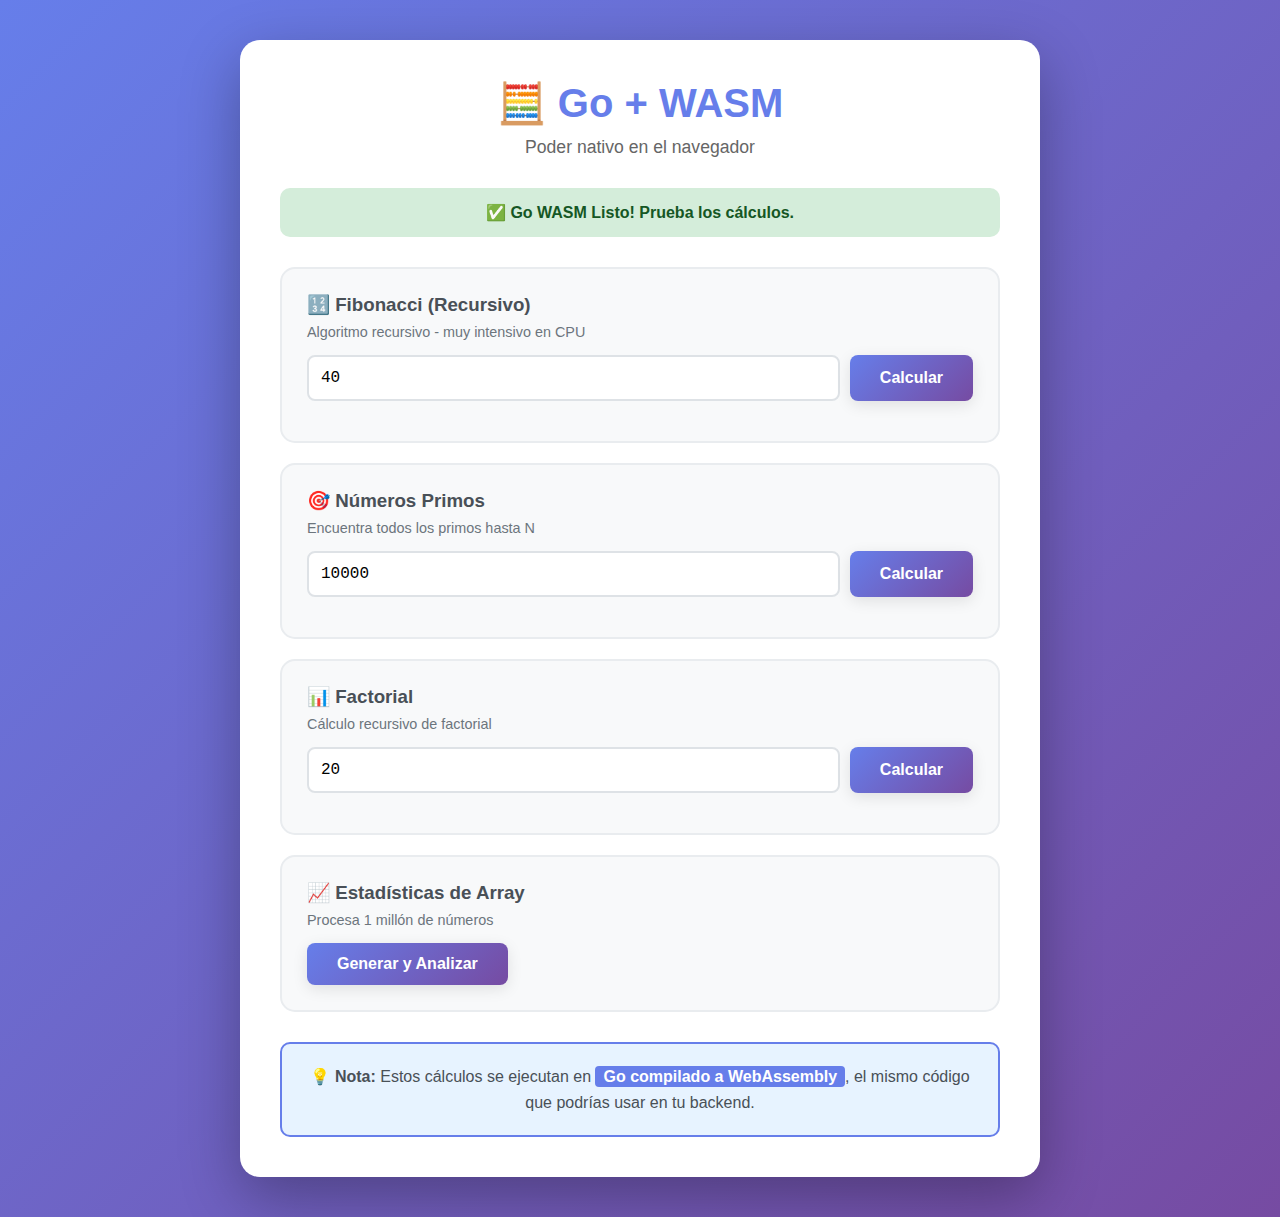
<file: templates/index.html>
<!DOCTYPE html>
<html lang="en">
<head>
    <meta charset="UTF-8">
    <meta name="viewport" content="width=device-width, initial-scale=1.0">
    <title>Go WASM - Calculadora Matemática</title>
    <link rel="stylesheet" href="/static/css/styles.css">
</head>
<body>
    <div class="container">
        <h1>🧮 Go + WASM</h1>
        <p class="subtitle">Poder nativo en el navegador</p>

        <div id="status" class="status loading">Cargando Go WASM...</div>

        <!-- Fibonacci -->
        <div class="calculator-section">
            <h3>🔢 Fibonacci (Recursivo)</h3>
            <p class="description">Algoritmo recursivo - muy intensivo en CPU</p>
            <div class="input-group">
                <input type="number" id="fibInput" value="40" min="1" max="45">
                <button onclick="calculateFibonacci()" class="btn-primary">Calcular</button>
            </div>
            <div class="result" id="fibResult"></div>
        </div>

        <!-- Números Primos -->
        <div class="calculator-section">
            <h3>🎯 Números Primos</h3>
            <p class="description">Encuentra todos los primos hasta N</p>
            <div class="input-group">
                <input type="number" id="primeInput" value="10000" min="1" max="1000000">
                <button onclick="calculatePrimes()" class="btn-primary">Calcular</button>
            </div>
            <div class="result" id="primeResult"></div>
        </div>

        <!-- Factorial -->
        <div class="calculator-section">
            <h3>📊 Factorial</h3>
            <p class="description">Cálculo recursivo de factorial</p>
            <div class="input-group">
                <input type="number" id="factInput" value="20" min="1" max="30">
                <button onclick="calculateFactorial()" class="btn-primary">Calcular</button>
            </div>
            <div class="result" id="factResult"></div>
        </div>

        <!-- Estadísticas -->
        <div class="calculator-section">
            <h3>📈 Estadísticas de Array</h3>
            <p class="description">Procesa 1 millón de números</p>
            <button onclick="calculateStatistics()" class="btn-primary">Generar y Analizar</button>
            <div class="result" id="statsResult"></div>
        </div>

        <div class="info-box">
            <p><strong>💡 Nota:</strong> Estos cálculos se ejecutan en <span class="highlight">Go compilado a WebAssembly</span>, el mismo código que podrías usar en tu backend.</p>
        </div>
    </div>

    <script src="/static/js/wasm_exec.js"></script>
    <script src="/static/js/script.js"></script>
</body>
</html>
</file>
<file: static/css/styles.css>
* {
    margin: 0;
    padding: 0;
    box-sizing: border-box;
}

body {
    font-family: 'Segoe UI', Tahoma, Geneva, Verdana, sans-serif;
    background: linear-gradient(135deg, #667eea 0%, #764ba2 100%);
    min-height: 100vh;
    padding: 40px 20px;
}

.container {
    background: white;
    border-radius: 20px;
    padding: 40px;
    box-shadow: 0 20px 60px rgba(0,0,0,0.3);
    max-width: 800px;
    margin: 0 auto;
}

h1 {
    text-align: center;
    color: #667eea;
    margin-bottom: 10px;
    font-size: 2.5em;
}

.subtitle {
    text-align: center;
    color: #666;
    margin-bottom: 30px;
    font-size: 1.1em;
}

.status {
    text-align: center;
    padding: 15px;
    border-radius: 10px;
    margin-bottom: 30px;
    font-weight: 600;
}

.status.loading {
    background: #fff3cd;
    color: #856404;
}

.status.ready {
    background: #d4edda;
    color: #155724;
}

.status.error {
    background: #f8d7da;
    color: #721c24;
}

.calculator-section {
    background: #f8f9fa;
    padding: 25px;
    border-radius: 15px;
    margin-bottom: 20px;
    border: 2px solid #e9ecef;
}

.calculator-section h3 {
    color: #495057;
    margin-bottom: 8px;
}

.description {
    color: #6c757d;
    font-size: 0.9em;
    margin-bottom: 15px;
}

.input-group {
    display: flex;
    gap: 10px;
    margin-bottom: 15px;
}

input[type="number"] {
    flex: 1;
    padding: 12px;
    border: 2px solid #dee2e6;
    border-radius: 8px;
    font-size: 1em;
    font-family: 'Courier New', monospace;
}

input[type="number"]:focus {
    outline: none;
    border-color: #667eea;
}

button {
    padding: 12px 30px;
    font-size: 1em;
    font-weight: 600;
    border: none;
    border-radius: 8px;
    cursor: pointer;
    transition: all 0.3s ease;
    box-shadow: 0 4px 15px rgba(0,0,0,0.1);
}

button:hover {
    transform: translateY(-2px);
    box-shadow: 0 6px 20px rgba(0,0,0,0.15);
}

button:active {
    transform: translateY(0);
}

button:disabled {
    opacity: 0.6;
    cursor: not-allowed;
}

.btn-primary {
    background: linear-gradient(135deg, #667eea 0%, #764ba2 100%);
    color: white;
}

.result {
    background: white;
    padding: 15px;
    border-radius: 8px;
    min-height: 50px;
    border: 2px solid #dee2e6;
    font-family: 'Courier New', monospace;
}

.result:empty {
    display: none;
}

.result .time {
    color: #28a745;
    font-weight: bold;
    margin-top: 10px;
    display: block;
}

.result .count {
    color: #667eea;
    font-weight: bold;
}

.result .value {
    color: #495057;
    word-break: break-all;
}

.info-box {
    background: #e7f3ff;
    border: 2px solid #667eea;
    border-radius: 10px;
    padding: 20px;
    margin-top: 30px;
    text-align: center;
}

.info-box p {
    color: #495057;
    line-height: 1.6;
}

.highlight {
    background: #667eea;
    color: white;
    padding: 2px 8px;
    border-radius: 4px;
    font-weight: 600;
}

.loading-spinner {
    display: inline-block;
    width: 20px;
    height: 20px;
    border: 3px solid #f3f3f3;
    border-top: 3px solid #667eea;
    border-radius: 50%;
    animation: spin 1s linear infinite;
    margin-right: 10px;
    vertical-align: middle;
}

@keyframes spin {
    0% { transform: rotate(0deg); }
    100% { transform: rotate(360deg); }
}

.comparison {
    background: linear-gradient(135deg, #667eea15 0%, #764ba215 100%);
    border: 3px solid #667eea;
}

.btn-large {
    width: 100%;
    font-size: 1.2em;
    padding: 18px;
}

.comparison-results {
    display: grid;
    grid-template-columns: 1fr 1fr;
    gap: 15px;
    margin-top: 20px;
}

.comparison-card {
    background: white;
    padding: 20px;
    border-radius: 10px;
    text-align: center;
    border: 2px solid #dee2e6;
}

.comparison-card.winner {
    border-color: #28a745;
    box-shadow: 0 0 20px rgba(40, 167, 69, 0.3);
}

.comparison-card h4 {
    margin-bottom: 10px;
    color: #495057;
}

.comparison-card .language {
    font-size: 0.9em;
    color: #6c757d;
    margin-bottom: 15px;
}

.comparison-card .time-value {
    font-size: 2.5em;
    font-weight: bold;
    color: #667eea;
    margin: 10px 0;
}

.comparison-card.winner .time-value {
    color: #28a745;
}

.comparison-card .result-value {
    font-family: 'Courier New', monospace;
    color: #495057;
    margin-top: 10px;
}

.speedup {
    grid-column: 1 / -1;
    background: #28a745;
    color: white;
    padding: 15px;
    border-radius: 10px;
    text-align: center;
    font-size: 1.2em;
    font-weight: bold;
}

@media (max-width: 600px) {
    .container {
        padding: 20px;
    }
    
    h1 {
        font-size: 2em;
    }
    
    .input-group {
        flex-direction: column;
    }
    
    button {
        width: 100%;
    }
    
    .comparison-results {
        grid-template-columns: 1fr;
    }
}
</file>
